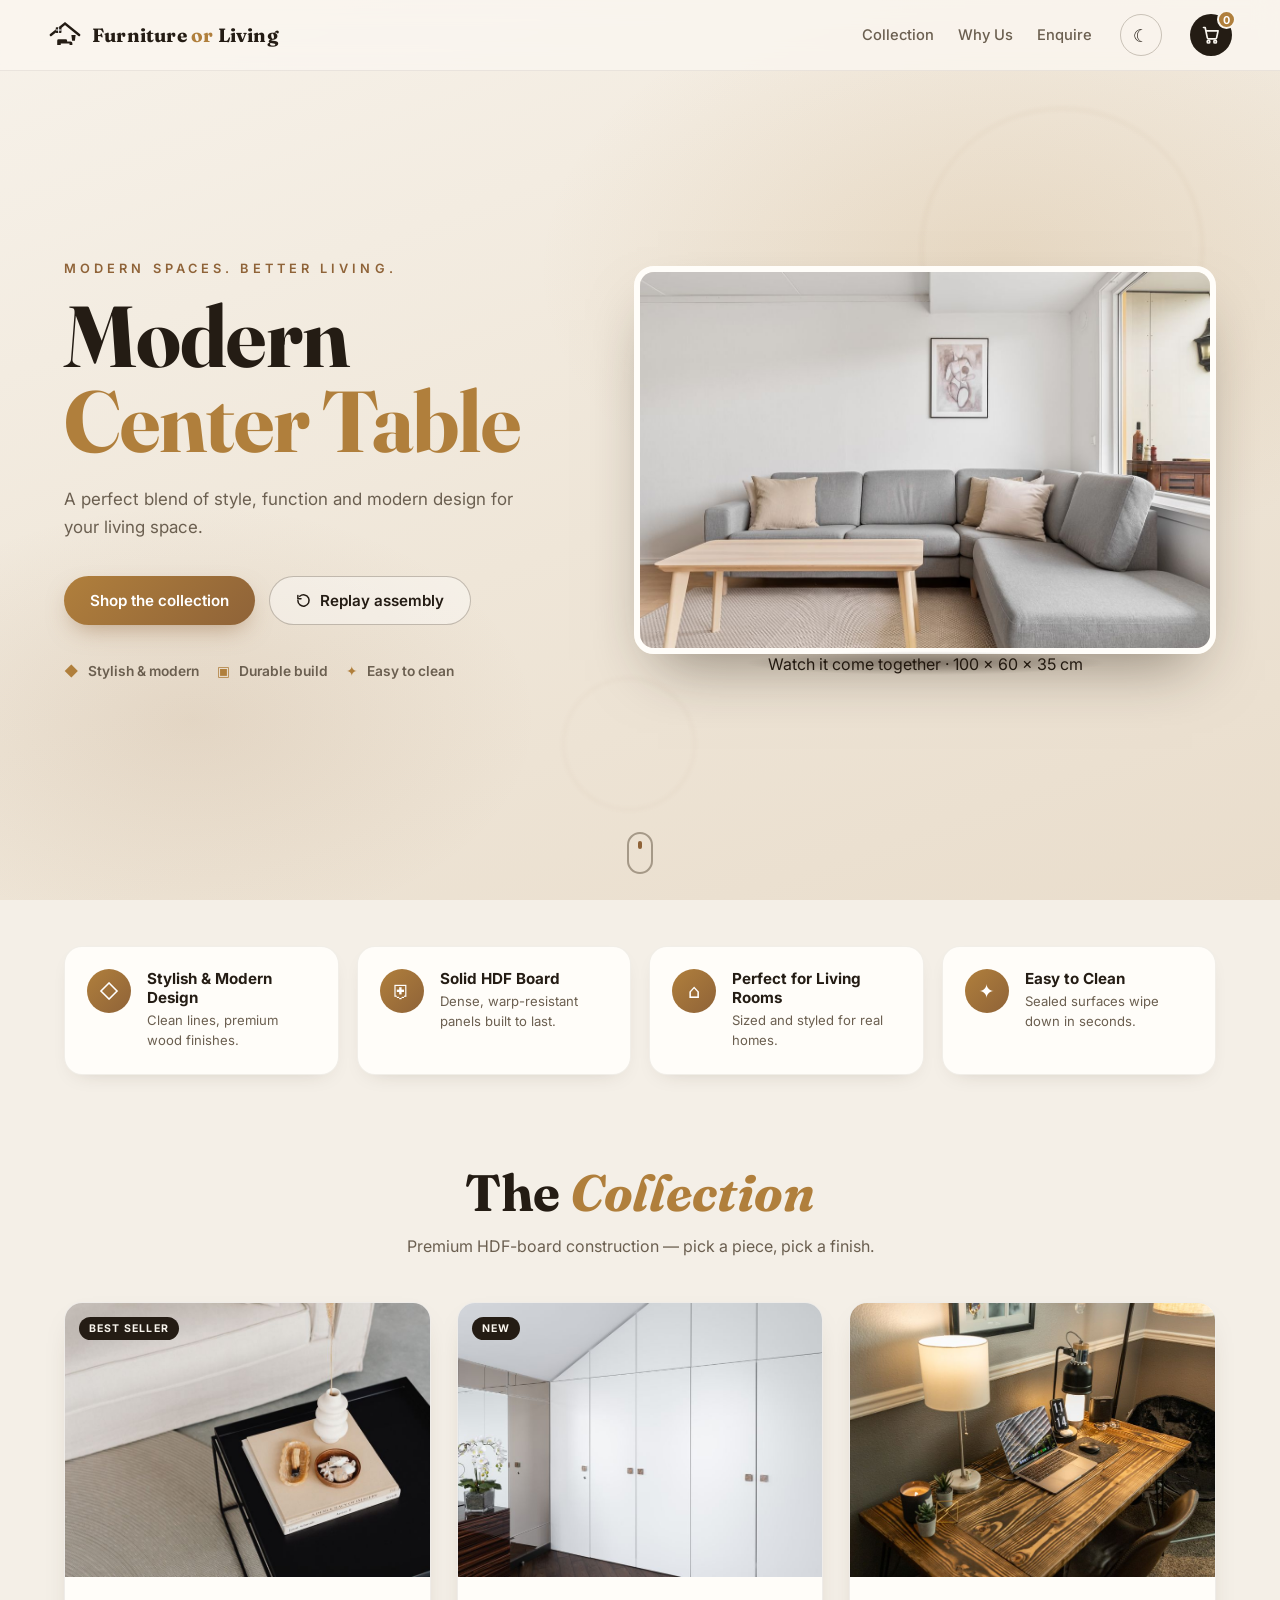
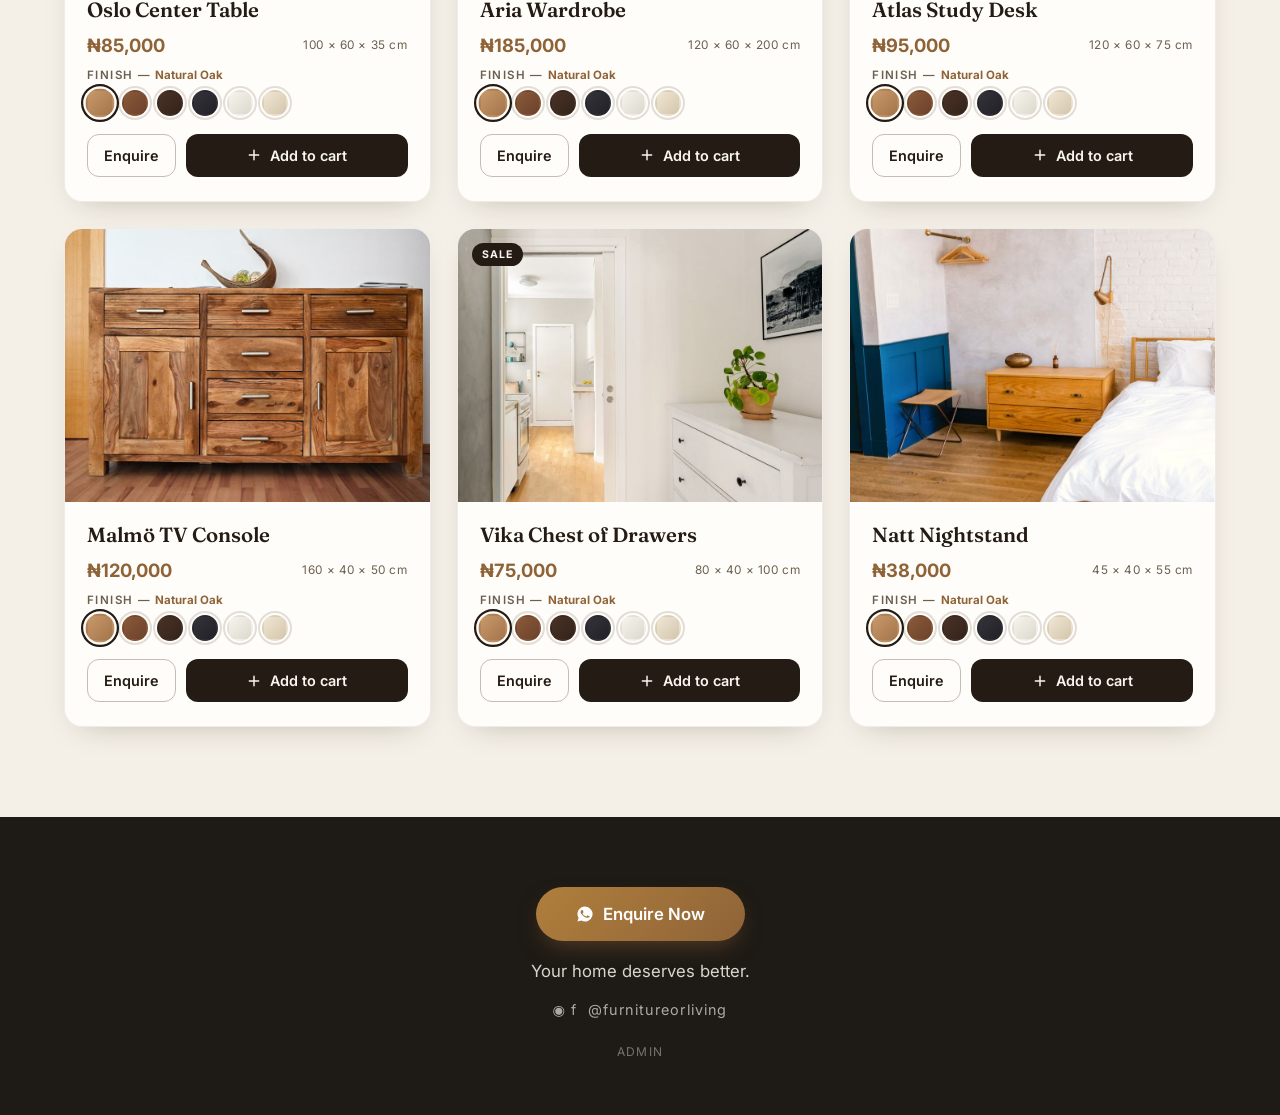
<file: index.html>
<!DOCTYPE html>
<html lang="en">
<head>
  <meta charset="UTF-8" />
  <meta name="viewport" content="width=device-width, initial-scale=1.0" />
  <title>Furniture or Living — Modern Spaces. Better Living.</title>
  <link rel="preconnect" href="https://fonts.googleapis.com" />
  <link rel="preconnect" href="https://fonts.gstatic.com" crossorigin />
  <link href="https://fonts.googleapis.com/css2?family=Fraunces:opsz,wght@9..144,400;9..144,600;9..144,700&family=Inter:wght@400;500;600;700&display=swap" rel="stylesheet" />
  <link rel="stylesheet" href="styles.css?v=5" />
</head>
<body>
  <!-- ===== NAV ===== -->
  <nav class="nav">
    <a class="nav__brand" href="#top">
      <svg viewBox="0 0 48 40" class="nav__logo" aria-hidden="true">
        <path d="M4 20 L24 4 L44 20" fill="none" stroke="currentColor" stroke-width="3.4" stroke-linecap="round"/>
        <rect x="11" y="9" width="8" height="8" rx="1" fill="currentColor"/>
        <line x1="15" y1="9" x2="15" y2="17" stroke="#fff" stroke-width="1.4"/>
        <line x1="11" y1="13" x2="19" y2="13" stroke="#fff" stroke-width="1.4"/>
        <path d="M13 34 v-6 a2 2 0 0 1 2-2 h10 a2 2 0 0 1 2 2 v1 h5 a2.4 2.4 0 0 1 2.4 2.4 V34 h-4 v-2 H18 v2 z" fill="currentColor"/>
        <path d="M36 20 v8 M33 34 h6 M34 28 h4 l1 -8 h-6 z" fill="currentColor"/>
      </svg>
      <span>Furniture <em>or</em> Living</span>
    </a>
    <div class="nav__links">
      <a href="#collection">Collection</a>
      <a href="#features">Why Us</a>
      <a href="#enquire">Enquire</a>
    </div>
    <button class="nav__theme" data-theme-btn aria-label="Toggle dark mode">☾</button>
    <button class="nav__cart" id="cartBtn" aria-label="Cart">
      <svg viewBox="0 0 24 24" width="20" height="20" fill="none" stroke="currentColor" stroke-width="2" stroke-linecap="round" stroke-linejoin="round">
        <circle cx="9" cy="20" r="1.6"/><circle cx="17" cy="20" r="1.6"/>
        <path d="M3 3h2l2.6 12.4a1.6 1.6 0 0 0 1.6 1.3h7.9a1.6 1.6 0 0 0 1.6-1.3L20.5 7H6"/>
      </svg>
      <span class="nav__cart-count" id="cartCount">0</span>
    </button>
  </nav>

  <!-- ===== HERO ===== -->
  <header class="hero" id="top">
    <div class="hero__bg"></div>
    <div class="hero__inner">
      <div class="hero__copy">
        <p class="hero__eyebrow">Modern spaces. Better living.</p>
        <h1 class="hero__title">Modern<br /><span>Center&nbsp;Table</span></h1>
        <p class="hero__sub">A perfect blend of style, function and modern design for your living space.</p>
        <div class="hero__cta">
          <a href="#collection" class="btn btn--gold">Shop the collection</a>
          <button class="btn btn--ghost" id="replayBtn">
            <svg viewBox="0 0 24 24" width="15" height="15" fill="none" stroke="currentColor" stroke-width="2.4" stroke-linecap="round"><path d="M3 12a9 9 0 1 0 3-6.7"/><path d="M3 4v5h5"/></svg>
            Replay assembly
          </button>
        </div>
        <ul class="hero__badges">
          <li><i>◆</i> Stylish &amp; modern</li>
          <li><i>▣</i> Durable build</li>
          <li><i>✦</i> Easy to clean</li>
        </ul>
      </div>

      <!-- Assembly animation stage: photo slices fly together -->
      <div class="hero__stage" id="stage">
        <div class="stage-frame">
          <div class="stage-photo" id="stagePhoto" role="img" aria-label="Modern living room with wooden center table"></div>
          <div class="stage-shadow"></div>
        </div>
        <p class="hero__hint">Watch it come together · 100 × 60 × 35 cm</p>
      </div>
    </div>
    <a class="hero__scroll" href="#collection" aria-label="Scroll to collection"><span></span></a>
  </header>

  <!-- ===== FEATURES STRIP ===== -->
  <section class="features" id="features">
    <div class="feature"><span class="feature__ic">◇</span><div><h3>Stylish &amp; Modern Design</h3><p>Clean lines, premium wood finishes.</p></div></div>
    <div class="feature"><span class="feature__ic">⛨</span><div><h3>Solid HDF Board</h3><p>Dense, warp-resistant panels built to last.</p></div></div>
    <div class="feature"><span class="feature__ic">⌂</span><div><h3>Perfect for Living Rooms</h3><p>Sized and styled for real homes.</p></div></div>
    <div class="feature"><span class="feature__ic">✦</span><div><h3>Easy to Clean</h3><p>Sealed surfaces wipe down in seconds.</p></div></div>
  </section>

  <!-- ===== COLLECTION ===== -->
  <main class="collection" id="collection">
    <h2 class="section-title">The <em>Collection</em></h2>
    <p class="section-sub">Premium HDF-board construction — pick a piece, pick a finish.</p>
    <div class="grid" id="productGrid"><!-- cards injected by app.js --></div>
  </main>

  <!-- ===== ENQUIRE / FOOTER ===== -->
  <footer class="footer" id="enquire">
    <div class="footer__inner">
      <button class="btn btn--gold btn--big" id="enquireBtn">
        <svg viewBox="0 0 24 24" width="18" height="18" fill="currentColor"><path d="M12 2a10 10 0 0 0-8.6 15.1L2 22l5.1-1.3A10 10 0 1 0 12 2zm5.4 13.9c-.2.6-1.3 1.2-1.8 1.2-.5.1-1 .2-3.4-.7-2.9-1.2-4.7-4.1-4.9-4.3-.1-.2-1.1-1.5-1.1-2.9s.7-2 1-2.3c.2-.3.5-.3.7-.3h.5c.2 0 .4 0 .6.4l.9 2.1c.1.2.1.4 0 .6l-.4.6-.5.5c-.2.2-.3.4-.1.7.2.3.8 1.4 1.8 2.2 1.3 1.1 2.3 1.5 2.6 1.6.3.1.5.1.7-.1l1-1.2c.2-.3.4-.2.7-.1l2 1c.3.1.5.2.6.4 0 .1 0 .7-.2 1.3z"/></svg>
        Enquire Now
      </button>
      <p class="footer__tag">Your home deserves better.</p>
      <p class="footer__social">◉ f &nbsp;@furnitureorliving</p>
      <a class="footer__admin" href="admin.html">Admin</a>
    </div>
  </footer>

  <!-- ===== ENQUIRY MODAL ===== -->
  <div class="modal" id="enquiryModal" hidden>
    <div class="modal__box">
      <button class="modal__close" id="enquiryClose" aria-label="Close">×</button>
      <h3 class="modal__title">Enquire Now</h3>
      <p class="modal__sub">Tell us what you need — we'll get back to you fast.</p>
      <form id="enquiryForm" class="modal__form">
        <input type="text" name="name" placeholder="Your name" required maxlength="120" />
        <input type="text" name="contact" placeholder="Phone / WhatsApp number" required maxlength="120" />
        <input type="text" name="product" id="enquiryProduct" placeholder="Product (optional)" maxlength="160" />
        <textarea name="message" placeholder="Message (optional)" rows="3" maxlength="1000"></textarea>
        <input type="text" name="website" class="hp" tabindex="-1" autocomplete="off" />
        <button type="submit" class="btn btn--gold" style="justify-content:center">Send enquiry</button>
      </form>
    </div>
  </div>

  <div class="toast" id="toast" role="status"></div>
  <script src="config.js?v=5"></script>
  <script src="app.js?v=5"></script>
</body>
</html>
</file>
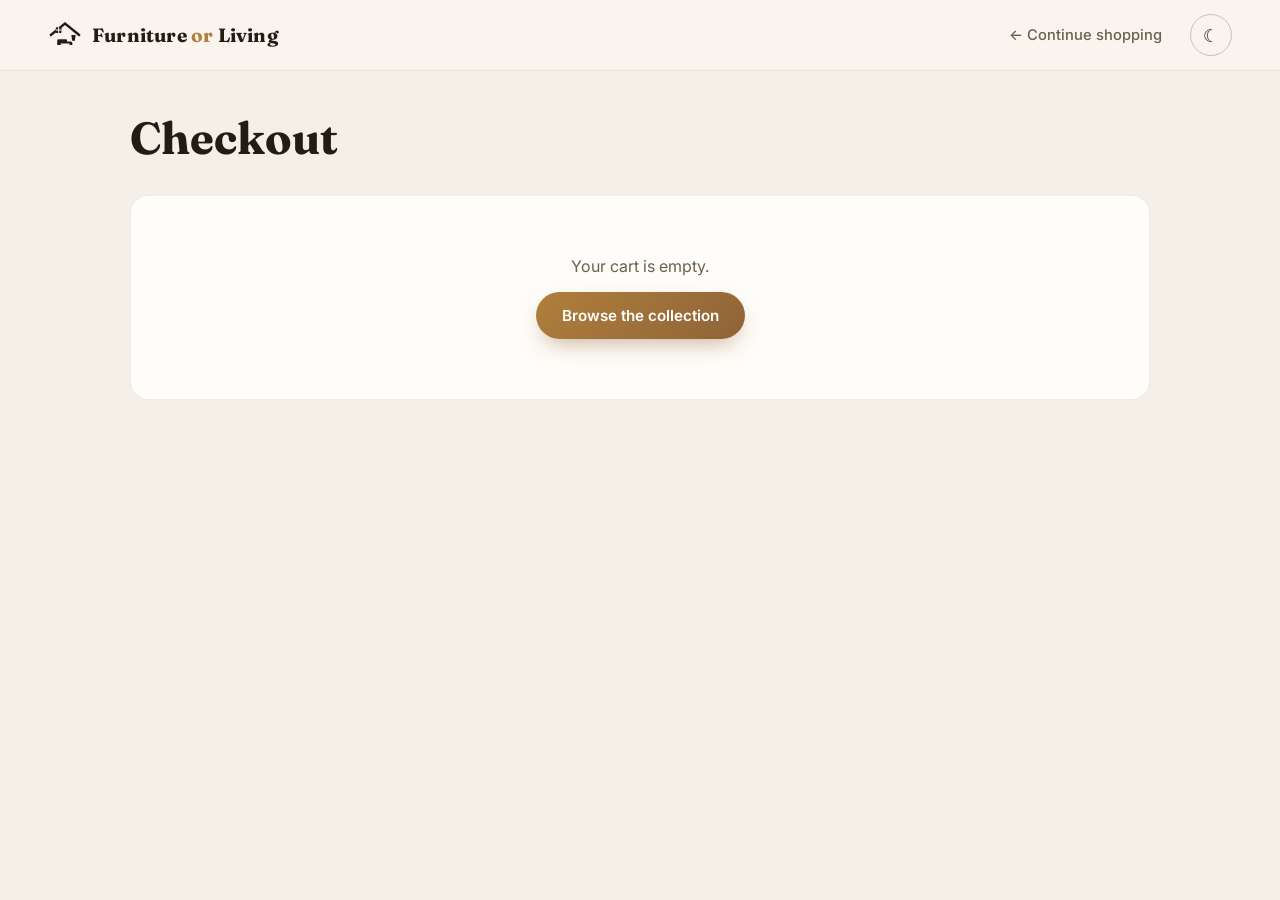
<file: checkout.html>
<!DOCTYPE html>
<html lang="en">
<head>
  <meta charset="UTF-8" />
  <meta name="viewport" content="width=device-width, initial-scale=1.0" />
  <title>Checkout — Furniture or Living</title>
  <link rel="preconnect" href="https://fonts.googleapis.com" />
  <link rel="preconnect" href="https://fonts.gstatic.com" crossorigin />
  <link href="https://fonts.googleapis.com/css2?family=Fraunces:opsz,wght@9..144,400;9..144,600;9..144,700&family=Inter:wght@400;500;600;700&display=swap" rel="stylesheet" />
  <link rel="stylesheet" href="styles.css?v=5" />
  <link rel="stylesheet" href="checkout.css?v=5" />
</head>
<body>
  <nav class="nav">
    <a class="nav__brand" href="index.html">
      <svg viewBox="0 0 48 40" class="nav__logo" aria-hidden="true">
        <path d="M4 20 L24 4 L44 20" fill="none" stroke="currentColor" stroke-width="3.4" stroke-linecap="round"/>
        <rect x="11" y="9" width="8" height="8" rx="1" fill="currentColor"/>
        <line x1="15" y1="9" x2="15" y2="17" stroke="#fff" stroke-width="1.4"/>
        <line x1="11" y1="13" x2="19" y2="13" stroke="#fff" stroke-width="1.4"/>
        <path d="M13 34 v-6 a2 2 0 0 1 2-2 h10 a2 2 0 0 1 2 2 v1 h5 a2.4 2.4 0 0 1 2.4 2.4 V34 h-4 v-2 H18 v2 z" fill="currentColor"/>
        <path d="M36 20 v8 M33 34 h6 M34 28 h4 l1 -8 h-6 z" fill="currentColor"/>
      </svg>
      <span>Furniture <em>or</em> Living</span>
    </a>
    <div class="nav__links">
      <a href="index.html#collection">← Continue shopping</a>
    </div>
    <button class="nav__theme" data-theme-btn aria-label="Toggle dark mode">☾</button>
  </nav>

  <main class="checkout">
    <h1 class="checkout__title">Checkout</h1>

    <!-- empty state -->
    <div class="checkout__empty" id="emptyState" hidden>
      <p>Your cart is empty.</p>
      <a class="btn btn--gold" href="index.html#collection">Browse the collection</a>
    </div>

    <!-- success state -->
    <div class="checkout__empty" id="successState" hidden>
      <h2>Order placed ✓</h2>
      <p>Reference: <strong id="orderRef"></strong></p>
      <p>We'll call/WhatsApp you shortly to confirm delivery details.</p>
      <a class="btn btn--gold" href="index.html">Back to store</a>
    </div>

    <div class="checkout__grid" id="checkoutGrid" hidden>
      <!-- order items -->
      <section class="panel">
        <h2 class="panel__title">Your order</h2>
        <div id="orderItems"></div>
        <div class="totals">
          <div class="totals__row"><span>Subtotal</span><span id="subTotal">₦0</span></div>
          <div class="totals__row totals__row--muted"><span>Delivery</span><span>Confirmed after order</span></div>
          <div class="totals__row totals__row--grand"><span>Total</span><span id="grandTotal">₦0</span></div>
        </div>
      </section>

      <!-- customer form -->
      <section class="panel">
        <h2 class="panel__title">Delivery details</h2>
        <form id="orderForm" class="order-form">
          <label>Full name <input type="text" name="name" required maxlength="120" /></label>
          <label>Phone / WhatsApp <input type="text" name="contact" required maxlength="120" /></label>
          <label>Delivery address <textarea name="address" rows="2" required maxlength="300"></textarea></label>
          <label>Note (optional) <input type="text" name="note" maxlength="300" placeholder="e.g. call before delivery" /></label>

          <fieldset class="pay">
            <legend>Payment method</legend>
            <label class="pay__opt"><input type="radio" name="payment" value="Pay on delivery" checked /> Pay on delivery</label>
            <label class="pay__opt"><input type="radio" name="payment" value="Bank transfer" /> Bank transfer <small>(details sent after order)</small></label>
          </fieldset>

          <input type="text" name="website" class="hp" tabindex="-1" autocomplete="off" />
          <button type="submit" class="btn btn--gold btn--big" id="placeOrderBtn">Place order</button>
        </form>
      </section>
    </div>
  </main>

  <div class="toast" id="toast"></div>
  <script src="config.js?v=5"></script>
  <script src="checkout.js?v=5"></script>
</body>
</html>
</file>
<file: styles.css>
/* ============================= BASE ============================= */
:root {
  --bg: #f4efe7;
  --ink: #241c14;
  --ink-soft: #6b5f50;
  --gold: #b07f3c;
  --gold-deep: #8f6338;
  --cream: #faf6ef;
  --dark: #1e1a15;
  --card: #fffdf9;
  --radius: 18px;
  --font-head: "Fraunces", Georgia, serif;
  --font-body: "Inter", system-ui, sans-serif;
}
* { margin: 0; padding: 0; box-sizing: border-box; }
[hidden] { display: none !important; }
html { scroll-behavior: smooth; }
body {
  font-family: var(--font-body);
  background: var(--bg);
  color: var(--ink);
  overflow-x: hidden;
}
img, svg { display: block; }
a { color: inherit; text-decoration: none; }
button { font: inherit; cursor: pointer; border: none; background: none; color: inherit; }

/* ============================= NAV ============================= */
.nav {
  position: fixed; inset: 0 0 auto 0; z-index: 50;
  display: flex; align-items: center; gap: 28px;
  padding: 14px clamp(18px, 4vw, 48px);
  background: color-mix(in srgb, var(--cream) 82%, transparent);
  backdrop-filter: blur(12px);
  border-bottom: 1px solid rgba(60, 45, 25, 0.08);
}
.nav__brand {
  display: flex; align-items: center; gap: 10px;
  font-family: var(--font-head); font-weight: 700; font-size: 1.2rem; letter-spacing: .2px;
}
.nav__brand em { color: var(--gold); font-style: normal; }
.nav__logo { width: 34px; height: 30px; color: var(--ink); }
.nav__links { display: flex; gap: 24px; margin-left: auto; font-size: .92rem; font-weight: 500; color: var(--ink-soft); }
.nav__links a { position: relative; padding: 4px 0; }
.nav__links a::after {
  content: ""; position: absolute; left: 0; bottom: 0; height: 2px; width: 0;
  background: var(--gold); transition: width .3s ease;
}
.nav__links a:hover::after { width: 100%; }
.nav__cart {
  position: relative; display: grid; place-items: center;
  width: 42px; height: 42px; border-radius: 50%;
  background: var(--ink); color: var(--cream); transition: transform .2s ease;
}
.nav__cart:hover { transform: scale(1.08); }
.nav__cart-count {
  position: absolute; top: -4px; right: -4px; min-width: 19px; height: 19px;
  display: grid; place-items: center; padding: 0 4px;
  background: var(--gold); color: #fff; font-size: .68rem; font-weight: 700;
  border-radius: 10px; border: 2px solid var(--cream);
}
.nav__cart-count.pop { animation: pop .4s ease; }
@keyframes pop { 50% { transform: scale(1.45); } }
.nav__theme {
  width: 42px; height: 42px; border-radius: 50%; font-size: 1.1rem;
  display: grid; place-items: center;
  border: 1.5px solid rgba(60,45,25,.25); color: var(--ink);
  transition: transform .2s ease, background .2s ease;
}
.nav__theme:hover { transform: scale(1.08); background: rgba(176,127,60,.1); }

/* ============================= HERO ============================= */
.hero { position: relative; min-height: 100vh; min-height: 100svh; display: flex; align-items: center; padding: 110px clamp(18px, 5vw, 64px) 70px; }
.hero__bg {
  position: absolute; inset: 0; z-index: -1;
  background:
    radial-gradient(60% 55% at 78% 30%, rgba(176,127,60,.16), transparent 60%),
    radial-gradient(45% 40% at 15% 80%, rgba(143,99,56,.12), transparent 60%),
    linear-gradient(160deg, #f7f2ea 0%, #efe6d8 55%, #e9ddcc 100%);
}
.hero__bg::before, .hero__bg::after {
  content: ""; position: absolute; border-radius: 50%; filter: blur(2px); opacity: .5;
}
.hero__bg::before { width: 280px; height: 280px; right: 6%; top: 12%; border: 1.5px solid rgba(143,99,56,.35); }
.hero__bg::after { width: 130px; height: 130px; left: 44%; bottom: 10%; border: 1.5px dashed rgba(143,99,56,.4); }

.hero__inner {
  display: grid; grid-template-columns: minmax(320px, 1fr) minmax(380px, 1.15fr);
  gap: clamp(24px, 5vw, 72px); align-items: center; width: 100%; max-width: 1280px; margin: 0 auto;
}
.hero__eyebrow { font-size: .8rem; letter-spacing: .32em; text-transform: uppercase; color: var(--gold-deep); font-weight: 600; margin-bottom: 18px; }
.hero__title {
  font-family: var(--font-head); font-size: clamp(3rem, 7vw, 5.4rem);
  line-height: .98; font-weight: 700; letter-spacing: -0.01em;
}
.hero__title span { color: var(--gold); }
.hero__sub { margin-top: 22px; max-width: 42ch; font-size: 1.06rem; line-height: 1.65; color: var(--ink-soft); }
.hero__cta { display: flex; flex-wrap: wrap; gap: 14px; margin-top: 34px; }
.hero__badges { list-style: none; display: flex; flex-wrap: wrap; gap: 18px; margin-top: 38px; font-size: .86rem; font-weight: 600; color: var(--ink-soft); }
.hero__badges i { font-style: normal; color: var(--gold); margin-right: 6px; }

.btn {
  display: inline-flex; align-items: center; gap: 9px;
  padding: 14px 26px; border-radius: 999px; font-weight: 600; font-size: .95rem;
  transition: transform .2s ease, box-shadow .2s ease, background .2s ease;
}
.btn:active { transform: scale(.96); }
.btn--gold { background: linear-gradient(135deg, var(--gold), var(--gold-deep)); color: #fff; box-shadow: 0 10px 24px -8px rgba(143,99,56,.55); }
.btn--gold:hover { transform: translateY(-2px); box-shadow: 0 14px 30px -8px rgba(143,99,56,.6); }
.btn--ghost { border: 1.5px solid rgba(60,45,25,.28); color: var(--ink); background: rgba(255,255,255,.4); }
.btn--ghost:hover { background: rgba(255,255,255,.75); transform: translateY(-2px); }
.btn--big { padding: 17px 40px; font-size: 1.05rem; }

/* ---------- Assembly stage: real photo slices ---------- */
.hero__stage { position: relative; display: grid; justify-items: center; }
.stage-frame { position: relative; width: min(100%, 620px); }
.stage-photo {
  display: flex; width: 100%; aspect-ratio: 3 / 2;
  border-radius: 20px; overflow: hidden;
  box-shadow: 0 30px 60px -24px rgba(40,28,14,.5);
  border: 6px solid var(--card);
}
.stage-photo .slice {
  flex: 1; height: 100%;
  background-image: url("images/hero.jpg");
  background-size: 600% 100%;
  background-repeat: no-repeat;
  will-change: transform, opacity;
}
.stage-photo .slice:nth-child(1) { background-position: 0% 0; }
.stage-photo .slice:nth-child(2) { background-position: 20% 0; }
.stage-photo .slice:nth-child(3) { background-position: 40% 0; }
.stage-photo .slice:nth-child(4) { background-position: 60% 0; }
.stage-photo .slice:nth-child(5) { background-position: 80% 0; }
.stage-photo .slice:nth-child(6) { background-position: 100% 0; }

.stage-shadow {
  position: absolute; left: 6%; right: 6%; bottom: -26px; height: 34px;
  background: radial-gradient(50% 50% at 50% 50%, rgba(30,18,8,.4), transparent 70%);
  opacity: 0; pointer-events: none;
}

/* slices fly in: odd from above, even from below, with a little rotation */
.hero__stage.assembled .slice:nth-child(odd)  { animation: sliceTop 1s cubic-bezier(.25,1.25,.4,1) both; }
.hero__stage.assembled .slice:nth-child(even) { animation: sliceBot 1s cubic-bezier(.25,1.25,.4,1) both; }
.hero__stage.assembled .slice:nth-child(1) { animation-delay: .05s; }
.hero__stage.assembled .slice:nth-child(2) { animation-delay: .2s; }
.hero__stage.assembled .slice:nth-child(3) { animation-delay: .38s; }
.hero__stage.assembled .slice:nth-child(4) { animation-delay: .55s; }
.hero__stage.assembled .slice:nth-child(5) { animation-delay: .72s; }
.hero__stage.assembled .slice:nth-child(6) { animation-delay: .88s; }
.hero__stage.assembled .stage-shadow { animation: shadowIn 1s ease 1.05s both; }
.hero__stage.assembled .stage-photo { animation: frameSettle .9s cubic-bezier(.3,1.4,.4,1) 1.15s both; }

@keyframes sliceTop {
  0%   { transform: translateY(-135%) rotate(-5deg); opacity: 0; }
  55%  { opacity: 1; }
  78%  { transform: translateY(3.5%) rotate(1deg); }
  100% { transform: translateY(0) rotate(0); opacity: 1; }
}
@keyframes sliceBot {
  0%   { transform: translateY(135%) rotate(5deg); opacity: 0; }
  55%  { opacity: 1; }
  78%  { transform: translateY(-3.5%) rotate(-1deg); }
  100% { transform: translateY(0) rotate(0); opacity: 1; }
}
@keyframes shadowIn {
  0%   { transform: scaleX(.3); opacity: 0; }
  100% { transform: scaleX(1); opacity: 1; }
}
@keyframes frameSettle {
  0%   { transform: scale(1); }
  40%  { transform: scale(1.02) rotate(.4deg); }
  100% { transform: scale(1) rotate(0); }
}

.hero__scroll {
  position: absolute; left: 50%; bottom: 26px; transform: translateX(-50%);
  width: 26px; height: 42px; border: 2px solid rgba(60,45,25,.4); border-radius: 14px;
}
.hero__scroll span {
  position: absolute; left: 50%; top: 7px; width: 4px; height: 8px; margin-left: -2px;
  border-radius: 3px; background: var(--gold-deep); animation: scrollDot 1.8s ease infinite;
}
@keyframes scrollDot { 0%{transform:translateY(0);opacity:1} 70%{transform:translateY(16px);opacity:0} 100%{opacity:0} }

/* ============================= FEATURES ============================= */
.features {
  display: grid; grid-template-columns: repeat(auto-fit, minmax(230px, 1fr));
  gap: 18px; padding: 46px clamp(18px, 5vw, 64px);
  max-width: 1280px; margin: 0 auto;
}
.feature {
  display: flex; gap: 16px; align-items: flex-start;
  background: var(--card); padding: 22px 22px 24px; border-radius: var(--radius);
  border: 1px solid rgba(60,45,25,.07);
  box-shadow: 0 8px 22px -14px rgba(60,45,25,.25);
}
.feature__ic {
  flex: 0 0 auto; width: 44px; height: 44px; display: grid; place-items: center;
  background: linear-gradient(135deg, var(--gold), var(--gold-deep));
  color: #fff; border-radius: 50%; font-size: 1.2rem;
}
.feature h3 { font-size: .95rem; font-weight: 700; }
.feature p { font-size: .82rem; color: var(--ink-soft); margin-top: 4px; line-height: 1.5; }

/* ============================= COLLECTION ============================= */
.collection { max-width: 1280px; margin: 0 auto; padding: 40px clamp(18px, 5vw, 64px) 90px; }
.section-title { font-family: var(--font-head); font-size: clamp(2.2rem, 4.5vw, 3.2rem); font-weight: 700; text-align: center; }
.section-title em { color: var(--gold); font-style: italic; }
.section-sub { text-align: center; color: var(--ink-soft); margin: 12px 0 46px; }

.grid { display: grid; grid-template-columns: repeat(auto-fill, minmax(280px, 1fr)); gap: 26px; }

.card {
  background: var(--card); border-radius: var(--radius); overflow: hidden;
  border: 1px solid rgba(60,45,25,.08);
  box-shadow: 0 12px 30px -18px rgba(60,45,25,.35);
  display: flex; flex-direction: column;
  opacity: 0; transform: translateY(34px);
  transition: opacity .7s ease, transform .7s cubic-bezier(.22,1,.36,1), box-shadow .3s ease;
}
.card.shown { opacity: 1; transform: translateY(0); }
.card:hover { box-shadow: 0 20px 44px -18px rgba(60,45,25,.45); }
.card__art {
  position: relative; overflow: hidden;
  background: radial-gradient(120% 90% at 50% 0%, #f3ead9, #e9dfcd);
}
.card__art img {
  width: 100%; aspect-ratio: 4 / 3; object-fit: cover;
  transition: transform .5s cubic-bezier(.22,1,.36,1), filter .45s ease;
}
.card:hover .card__art img { transform: scale(1.05); }

/* finish filters applied to product photos */
.card__art img.finish-0 { filter: none; }
.card__art img.finish-1 { filter: sepia(.42) saturate(1.15) hue-rotate(-14deg) brightness(.9); }
.card__art img.finish-2 { filter: sepia(.55) saturate(.85) brightness(.6) contrast(1.08); }
.card__art img.finish-3 { filter: grayscale(.8) brightness(.72) contrast(1.06); }
.card__art img.finish-4 { filter: grayscale(.95) brightness(1.42) contrast(.82) saturate(.15); }
.card__art img.finish-5 { filter: grayscale(.85) brightness(1.3) contrast(.88) sepia(.2); }
.card__tag {
  position: absolute; top: 14px; left: 14px; z-index: 2;
  background: var(--ink); color: var(--cream); font-size: .66rem; font-weight: 700;
  letter-spacing: .1em; text-transform: uppercase; padding: 5px 10px; border-radius: 999px;
}
.card__body { padding: 20px 22px 24px; display: flex; flex-direction: column; gap: 12px; flex: 1; }
.card__name { font-family: var(--font-head); font-size: 1.28rem; font-weight: 600; }
.card__meta { display: flex; align-items: center; justify-content: space-between; }
.card__price { font-size: 1.15rem; font-weight: 700; color: var(--gold-deep); }
.card__dims { font-size: .74rem; color: var(--ink-soft); letter-spacing: .05em; }

/* finish pickers */
.picker { display: flex; flex-direction: column; gap: 8px; }
.picker__label { font-size: .72rem; font-weight: 600; text-transform: uppercase; letter-spacing: .12em; color: var(--ink-soft); }
.picker__label span { text-transform: none; letter-spacing: 0; color: var(--gold-deep); font-weight: 700; }
.swatches { display: flex; gap: 9px; }
.swatch {
  width: 26px; height: 26px; border-radius: 50%; padding: 0;
  border: 2px solid transparent; outline: 2px solid rgba(60,45,25,.15); outline-offset: 2px;
  transition: transform .18s ease, outline-color .18s ease;
}
.swatch:hover { transform: scale(1.15); }
.swatch.active { outline-color: var(--ink); transform: scale(1.12); }

.card__actions { margin-top: auto; padding-top: 6px; display: flex; gap: 10px; }
.card__enquire {
  flex: 0 0 auto; padding: 12px 16px; border-radius: 12px; font-weight: 600; font-size: .9rem;
  border: 1.5px solid rgba(60,45,25,.3); color: var(--ink); background: transparent;
  transition: border-color .2s ease, background .2s ease, transform .15s ease;
}
.card__enquire:hover { border-color: var(--gold); background: rgba(176,127,60,.08); }
.card__enquire:active { transform: scale(.97); }
.card__add {
  flex: 1; padding: 12px; border-radius: 12px; font-weight: 600; font-size: .9rem;
  background: var(--ink); color: var(--cream);
  display: flex; align-items: center; justify-content: center; gap: 8px;
  transition: background .25s ease, transform .15s ease;
}
.card__add:hover { background: var(--gold-deep); }
.card__add:active { transform: scale(.97); }
.card__add.added { background: #3e7a4e; }

/* ============================= FOOTER ============================= */
.footer { background: var(--dark); color: var(--cream); padding: 70px 20px 56px; }
.footer__inner { max-width: 720px; margin: 0 auto; display: flex; flex-direction: column; align-items: center; gap: 20px; text-align: center; }
.footer__tag { font-size: 1.05rem; opacity: .85; }
.footer__social { font-size: .9rem; letter-spacing: .08em; opacity: .65; }
.footer__admin { font-size: .75rem; opacity: .4; letter-spacing: .1em; text-transform: uppercase; margin-top: 6px; }
.footer__admin:hover { opacity: .8; }

/* ============================= MODAL ============================= */
.modal {
  position: fixed; inset: 0; z-index: 200;
  background: rgba(20,14,8,.55); backdrop-filter: blur(4px);
  display: grid; place-items: center; padding: 20px;
}
.modal[hidden] { display: none; }
.modal__box {
  position: relative; width: min(440px, 100%);
  background: var(--card); border-radius: var(--radius); padding: 32px 30px 30px;
  box-shadow: 0 30px 80px -20px rgba(0,0,0,.5);
  animation: modalIn .35s cubic-bezier(.22,1.2,.36,1);
}
@keyframes modalIn { 0%{transform:translateY(30px) scale(.96);opacity:0} 100%{transform:none;opacity:1} }
.modal__close {
  position: absolute; top: 12px; right: 16px; font-size: 1.6rem; line-height: 1;
  color: var(--ink-soft); transition: color .2s;
}
.modal__close:hover { color: var(--ink); }
.modal__title { font-family: var(--font-head); font-size: 1.5rem; font-weight: 700; }
.modal__sub { font-size: .88rem; color: var(--ink-soft); margin: 6px 0 20px; }
.modal__form { display: flex; flex-direction: column; gap: 12px; }
.modal__form input, .modal__form textarea {
  font: inherit; font-size: .92rem; padding: 12px 14px;
  border: 1.5px solid rgba(60,45,25,.2); border-radius: 10px; background: #fff;
  color: var(--ink); resize: vertical;
}
.modal__form input:focus, .modal__form textarea:focus {
  outline: none; border-color: var(--gold);
}
.hp { position: absolute; left: -9999px; top: -9999px; height: 0; width: 0; opacity: 0; }

/* ============================= TOAST ============================= */
.toast {
  position: fixed; bottom: 26px; left: 50%; transform: translate(-50%, 80px);
  background: var(--ink); color: var(--cream); padding: 13px 24px; border-radius: 999px;
  font-size: .88rem; font-weight: 500; z-index: 100; opacity: 0;
  transition: transform .4s cubic-bezier(.22,1,.36,1), opacity .4s ease;
  pointer-events: none; box-shadow: 0 14px 34px -10px rgba(0,0,0,.4);
}
.toast.show { transform: translate(-50%, 0); opacity: 1; }

/* ============================= DARK MODE ============================= */
[data-theme="dark"] {
  --bg: #171210;
  --ink: #f1e9dc;
  --ink-soft: #b3a694;
  --cream: #221b14;
  --card: #251d15;
}
[data-theme="dark"] .hero__bg {
  background:
    radial-gradient(60% 55% at 78% 30%, rgba(176,127,60,.14), transparent 60%),
    radial-gradient(45% 40% at 15% 80%, rgba(143,99,56,.1), transparent 60%),
    linear-gradient(160deg, #1c1611 0%, #181310 55%, #131009 100%);
}
[data-theme="dark"] .nav { border-bottom-color: rgba(240,225,200,.1); }
[data-theme="dark"] .nav__theme { border-color: rgba(240,225,200,.25); }
[data-theme="dark"] .btn--ghost { border-color: rgba(240,225,200,.3); background: rgba(255,255,255,.05); }
[data-theme="dark"] .btn--ghost:hover { background: rgba(255,255,255,.12); }
[data-theme="dark"] .card,
[data-theme="dark"] .feature { border-color: rgba(240,225,200,.12); }
[data-theme="dark"] .card__art { background: radial-gradient(120% 90% at 50% 0%, #2d241b, #201a13); }
[data-theme="dark"] .card__enquire { border-color: rgba(240,225,200,.28); }
[data-theme="dark"] .swatch { outline-color: rgba(240,225,200,.3); }
[data-theme="dark"] .swatch.active { outline-color: var(--gold); }
[data-theme="dark"] .hero__scroll { border-color: rgba(240,225,200,.35); }
[data-theme="dark"] .modal__form input,
[data-theme="dark"] .modal__form textarea {
  background: #2c231a; border-color: rgba(240,225,200,.2); color: var(--ink);
}
[data-theme="dark"] .stage-photo { box-shadow: 0 30px 60px -20px rgba(0,0,0,.7); }

/* ============================= RESPONSIVE ============================= */
@media (max-width: 900px) {
  .hero__inner { grid-template-columns: 1fr; text-align: center; }
  .hero__cta, .hero__badges { justify-content: center; }
  .hero__sub { margin-inline: auto; }
  .nav__links { display: none; }
  .hero { padding-top: 96px; }
  .stage-frame { width: min(100%, 480px); }
}
@media (max-width: 420px) {
  .nav { gap: 10px; padding: 12px 16px; }
  .nav__brand { font-size: 1rem; }
  .card__actions { flex-direction: column; }
  .hero__badges { gap: 10px; }
  .features { padding: 32px 16px; }
}
@media (prefers-reduced-motion: reduce) {
  * { animation-duration: .01ms !important; animation-delay: 0s !important; transition-duration: .01ms !important; }
}
</file>
<file: checkout.css>
/* ============================= CHECKOUT ============================= */
[hidden] { display: none !important; }
.checkout { max-width: 1100px; margin: 0 auto; padding: 110px clamp(18px, 4vw, 40px) 80px; }
.checkout__title { font-family: var(--font-head); font-size: clamp(2rem, 4vw, 2.8rem); margin-bottom: 30px; }

.checkout__empty {
  background: var(--card); border-radius: var(--radius); padding: 60px 30px;
  text-align: center; display: flex; flex-direction: column; align-items: center; gap: 16px;
  border: 1px solid rgba(60,45,25,.08);
}
.checkout__empty h2 { font-family: var(--font-head); }
.checkout__empty p { color: var(--ink-soft); }

.checkout__grid { display: grid; grid-template-columns: 1.1fr .9fr; gap: 24px; align-items: start; }

.panel {
  background: var(--card); border-radius: var(--radius); padding: 26px;
  border: 1px solid rgba(60,45,25,.08);
  box-shadow: 0 12px 30px -18px rgba(60,45,25,.3);
}
.panel__title { font-family: var(--font-head); font-size: 1.3rem; margin-bottom: 18px; }

/* ---------- items ---------- */
.item {
  display: grid; grid-template-columns: 74px 1fr auto; gap: 14px; align-items: center;
  padding: 14px 0; border-bottom: 1px solid rgba(60,45,25,.08);
}
.item:last-of-type { border-bottom: none; }
.item__img { width: 74px; height: 56px; object-fit: cover; border-radius: 9px; background: #e9dfcd; }
.item__name { font-weight: 600; font-size: .95rem; }
.item__finish { font-size: .78rem; color: var(--gold-deep); font-weight: 600; }
.item__price { font-size: .85rem; color: var(--ink-soft); margin-top: 3px; }
.item__right { display: flex; flex-direction: column; align-items: flex-end; gap: 8px; }
.item__line { font-weight: 700; }
.qty { display: flex; align-items: center; gap: 10px; }
.qty button {
  width: 26px; height: 26px; border-radius: 8px; font-weight: 700;
  border: 1.5px solid rgba(60,45,25,.25); transition: all .15s;
}
.qty button:hover { border-color: var(--gold); background: rgba(176,127,60,.1); }
.item__remove { font-size: .74rem; color: #a33c2e; opacity: .85; }
.item__remove:hover { opacity: 1; text-decoration: underline; }

/* ---------- totals ---------- */
.totals { margin-top: 14px; padding-top: 16px; border-top: 1.5px solid rgba(60,45,25,.12); }
.totals__row { display: flex; justify-content: space-between; padding: 5px 0; font-size: .95rem; }
.totals__row--muted { color: var(--ink-soft); font-size: .82rem; }
.totals__row--grand { font-weight: 700; font-size: 1.2rem; color: var(--gold-deep); margin-top: 6px; }

/* ---------- form ---------- */
.order-form { display: flex; flex-direction: column; gap: 14px; }
.order-form label { display: flex; flex-direction: column; gap: 6px; font-size: .82rem; font-weight: 600; color: var(--ink-soft); }
.order-form input, .order-form textarea {
  font: inherit; font-size: .93rem; font-weight: 400; color: var(--ink);
  padding: 12px 14px; border: 1.5px solid rgba(60,45,25,.2); border-radius: 10px; background: #fff;
}
.order-form input:focus, .order-form textarea:focus { outline: none; border-color: var(--gold); }
.pay { border: none; display: flex; flex-direction: column; gap: 9px; padding: 4px 0; }
.pay legend { font-size: .82rem; font-weight: 600; color: var(--ink-soft); margin-bottom: 8px; }
.pay__opt {
  flex-direction: row !important; align-items: center; gap: 10px;
  font-size: .92rem !important; font-weight: 500 !important; color: var(--ink) !important;
  padding: 12px 14px; border: 1.5px solid rgba(60,45,25,.18); border-radius: 10px; cursor: pointer;
}
.pay__opt small { color: var(--ink-soft); font-weight: 400; }
.pay__opt input { width: auto; accent-color: var(--gold-deep); }

/* ---------- dark mode ---------- */
[data-theme="dark"] .panel,
[data-theme="dark"] .checkout__empty { border-color: rgba(240,225,200,.12); }
[data-theme="dark"] .item { border-bottom-color: rgba(240,225,200,.08); }
[data-theme="dark"] .totals { border-top-color: rgba(240,225,200,.16); }
[data-theme="dark"] .order-form input,
[data-theme="dark"] .order-form textarea { background: #2c231a; border-color: rgba(240,225,200,.2); }
[data-theme="dark"] .pay__opt { border-color: rgba(240,225,200,.2); }
[data-theme="dark"] .qty button { border-color: rgba(240,225,200,.25); }
[data-theme="dark"] .item__img { background: #33291e; }

@media (max-width: 800px) {
  .checkout__grid { grid-template-columns: 1fr; }
}
</file>
